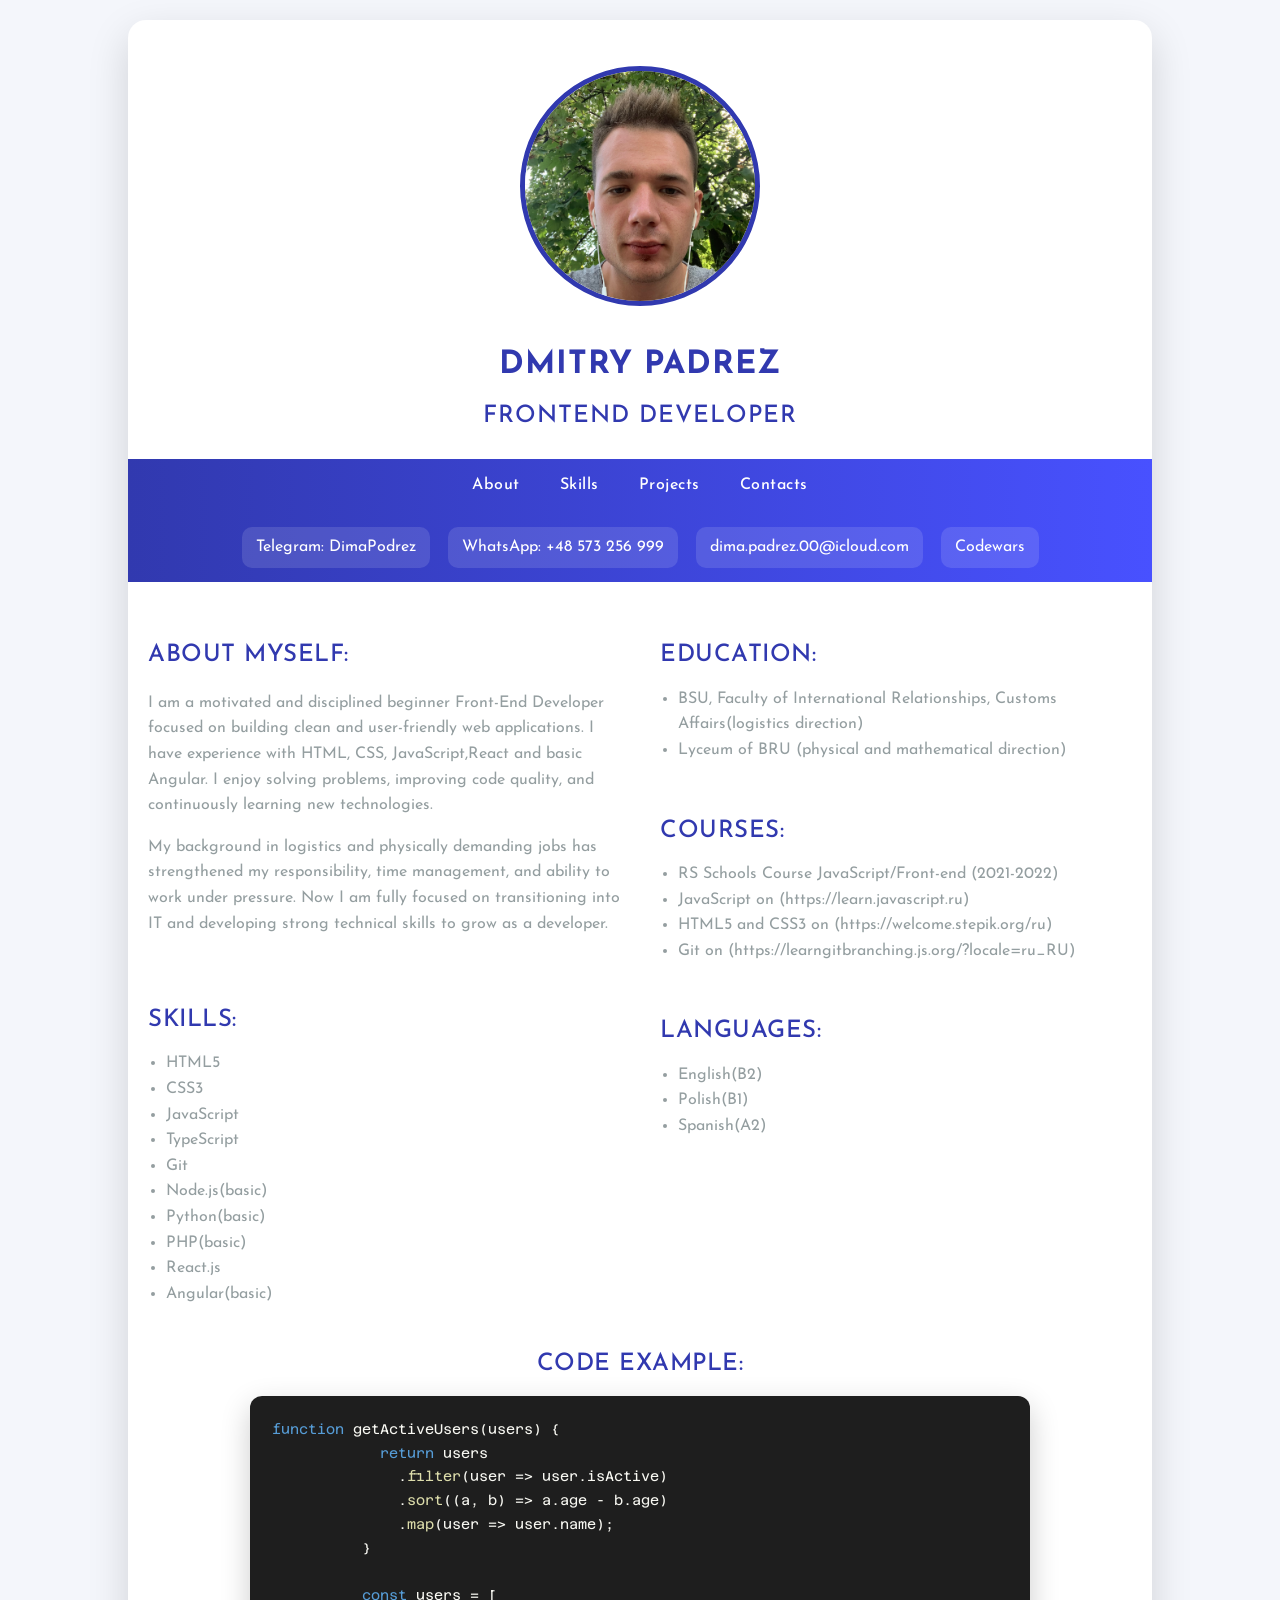
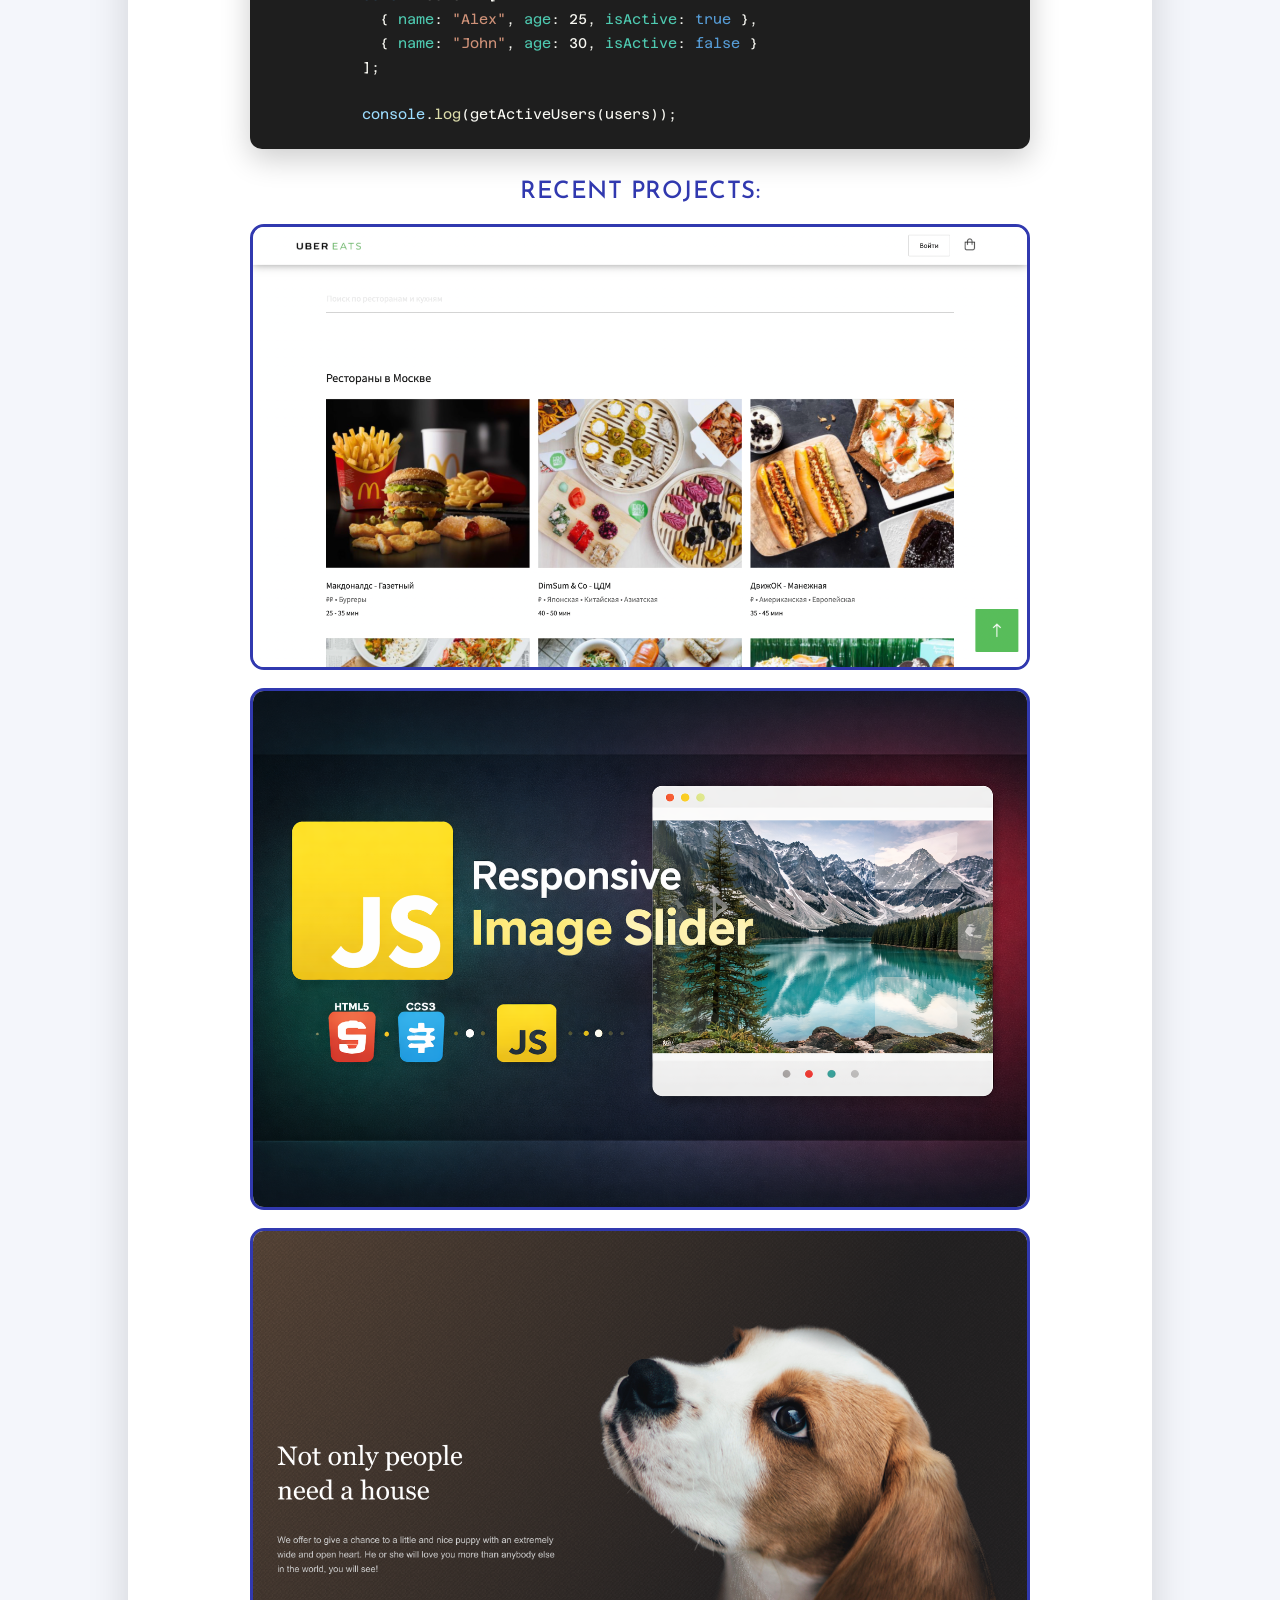
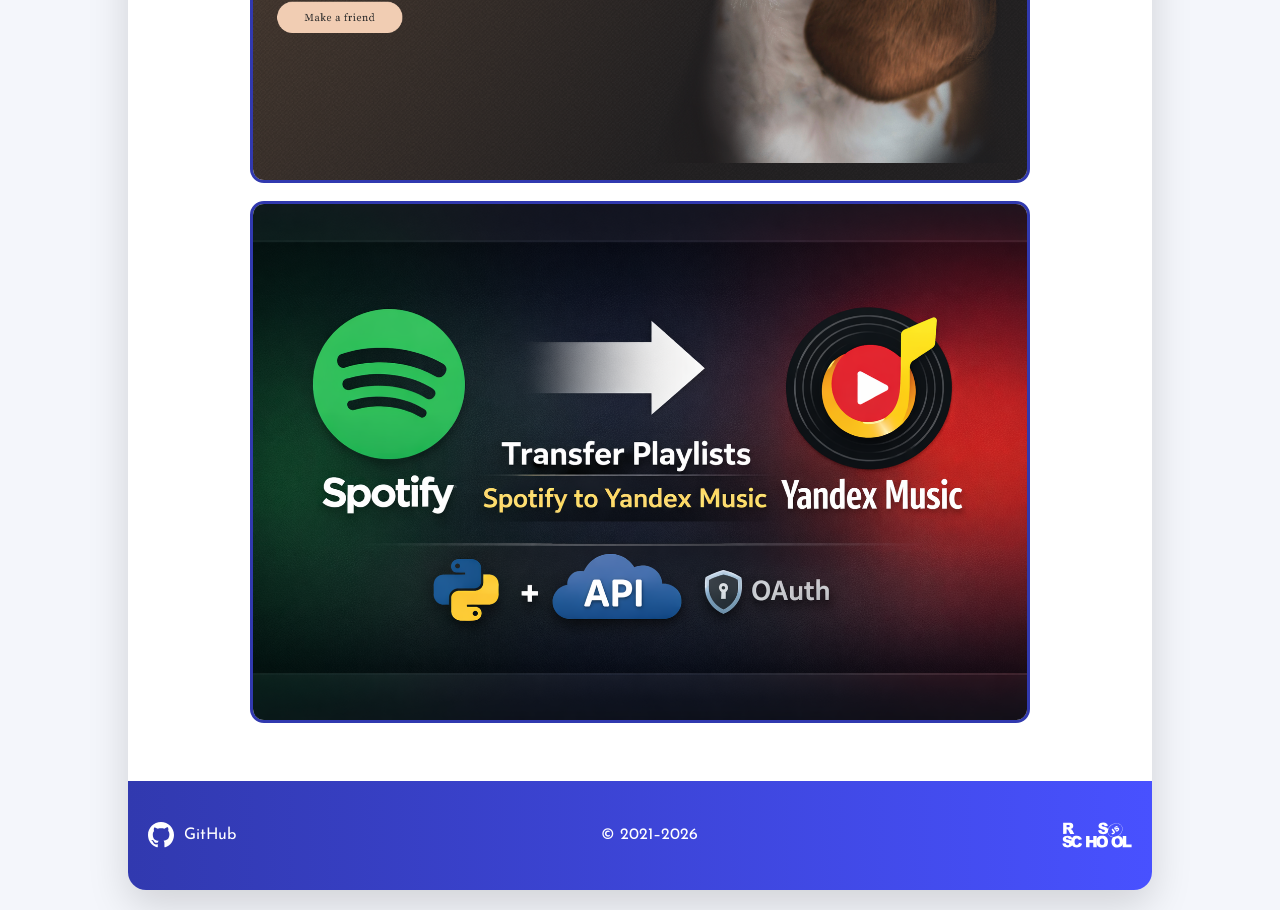
<file: index.html>
<!DOCTYPE html>
<html lang="en">
  <head>
    <meta charset="utf-8">
    <meta name="viewport" content="width=device-width, initial-scale=1.0">
    <title>Dmitry Padrez</title>
    <link rel="stylesheet" href="style.css">
    <link rel="preconnect" href="https://fonts.googleapis.com">
    <link rel="preconnect" href="https://fonts.gstatic.com" crossorigin>
    <link
      href="https://fonts.googleapis.com/css2?family=Azeret+Mono:wght@100;300;500&family=Josefin+Sans:wght@100;300;500&display=swap"
      rel="stylesheet"
    >
  </head>
  <body>
    <div class="center">
      <header>
        <img
          src="pictures/myphoto.jpeg"
          alt="My photo"
          width="240"
          height="240"
        >
        <h1>DMITRY PADREZ</h1>
        <h2>FRONTEND DEVELOPER</h2>
      </header>
      <nav class="main-nav">
        <ul>
          <li><a href="#about">About</a></li>
          <li><a href="#skills">Skills</a></li>
          <li><a href="#projects">Projects</a></li>
          <li><a href="#contacts">Contacts</a></li>
        </ul>
      </nav>

      <main>
        <div id="contacts" class="contacts">
          <ul>
            <li>
              <a href="https://t.me/DimaPodrez" target="_blank" rel="noopener"
                >Telegram: DimaPodrez</a
              >
            </li>
            <li>
              <a href="https://wa.me/48573256999" target="_blank" rel="noopener"
                >WhatsApp: +48 573 256 999</a
              >
            </li>

            <li>
              <a href="mailto:dima.padrez.00@icloud.com"
                >dima.padrez.00@icloud.com</a
              >
            </li>
            <li>
              <a href="https://www.codewars.com/users/dmpodrez">Codewars</a>
            </li>
          </ul>
        </div>
        <div class="columns">
          <div class="first">
            <section id="about" class="myself">
              <h2>ABOUT MYSELF:</h2>
              <p>
                I am a motivated and disciplined beginner Front-End Developer
                focused on building clean and user-friendly web applications. I
                have experience with HTML, CSS, JavaScript,React and basic Angular. I
                enjoy solving problems, improving code quality, and continuously
                learning new technologies.
              </p>
              <p>
                My background in logistics and physically demanding jobs has
                strengthened my responsibility, time management, and ability to
                work under pressure. Now I am fully focused on transitioning
                into IT and developing strong technical skills to grow as a
                developer.
              </p>
            </section>
            <section id="skills" class="skills">
              <h2>SKILLS:</h2>
              <ul>
                <li>HTML5</li>
                <li>CSS3</li>
                <li>JavaScript</li>
                <li>TypeScript</li>
                <li>Git</li>
                <li>Node.js(basic)</li>
                <li>Python(basic)</li>
                <li>PHP(basic)</li>
                <li>React.js</li>
                <li>Angular(basic)</li>
              </ul>
            </section>
          </div>
          <div class="second">
            <section class="education">
              <h2>EDUCATION:</h2>
              <ul>
                <li>
                  BSU, Faculty of International Relationships, Customs
                  Affairs(logistics direction)
                </li>
                <li>Lyceum of BRU (physical and mathematical direction)</li>
              </ul>
            </section>
            <section class="courses">
              <h2>COURSES:</h2>
              <ul>
                <li>RS Schools Course JavaScript/Front-end (2021-2022)</li>
                <li>JavaScript on (https://learn.javascript.ru)</li>
                <li>HTML5 and CSS3 on (https://welcome.stepik.org/ru)</li>
                <li>Git on (https://learngitbranching.js.org/?locale=ru_RU)</li>
              </ul>
            </section>
            <section class="lang">
              <h2>LANGUAGES:</h2>
              <ul>
                <li>English(B2)</li>
                <li>Polish(B1)</li>
                <li>Spanish(A2)</li>
              </ul>
            </section>
          </div>
        </div>
        <section class="code">
          <h2>CODE EXAMPLE:</h2>
          <pre><code><span class="keyword">function</span> getActiveUsers(users) {
            <span class="keyword">return</span> users
              .<span class="method">filter</span>(user =&gt; user.isActive)
              .<span class="method">sort</span>((a, b) =&gt; a.age - b.age)
              .<span class="method">map</span>(user =&gt; user.name);
          }
          
          <span class="keyword">const</span> users = [
            { <span class="property">name</span>: <span class="string">"Alex"</span>, <span class="property">age</span>: 25, <span class="property">isActive</span>: <span class="boolean">true</span> },
            { <span class="property">name</span>: <span class="string">"John"</span>, <span class="property">age</span>: 30, <span class="property">isActive</span>: <span class="boolean">false</span> }
          ];
          
          <span class="object">console</span>.<span class="method">log</span>(getActiveUsers(users));</code></pre>
        </section>
        <section id="projects" class="project">
          <h2>RECENT PROJECTS:</h2>
          <a
            class="project_link"
            href="https://eloquent-bohr-a9ec69.netlify.app"
          >
            <img
              class="project_img"
              src="pictures/pj.png"
              alt="project"
              width="700"
              height="400"
            >
          </a>
          <a
            class="project_link"
            href="https://dmpodrez.github.io/cssMemSlider/cssMemSlider/index.html"
          >
            <img
              class="project_img"
              src="pictures/MemSlider.png"
              alt="project"
              width="700"
              height="400"
            >
          </a>
          <a
            class="project_link"
            href="https://rolling-scopes-school.github.io/dmpodrez-JSFE2022Q1/shelter/"
          >
            <img
              class="project_img"
              src="pictures/Start-screen.png"
              alt="project"
              width="700"
              height="400"
            >
          </a>
          <a
            class="project_link"
            href="https://github.com/dmpodrez/musicrelocator"
          >
            <img
              class="project_img"
              src="pictures/Transfer-playlist-tool-Spotify-to-Yandex-Music.png"
              alt="project"
              width="700"
              height="400"
            >
          </a>
        </section>
      </main>
      <footer>
        <a class="github" href="https://github.com/dmpodrez">
          <img src="pictures/github.svg" alt="GitHub" width="26" height="26" >
          <p>GitHub</p>
        </a>
        <p>© 2021–2026</p>
        <a href="https://rs.school/js/">
          <img
            src="pictures/rsschool.svg"
            alt="RSSchool"
            width="70"
            height="26"
          >
        </a>
      </footer>
    </div>
     <script>
    const sections = document.querySelectorAll("section[id], div[id]");
    const navLinks = document.querySelectorAll(".main-nav a");

    window.addEventListener("scroll", () => {
      let current = "";

      sections.forEach((section) => {
        const sectionTop = section.offsetTop - 120;
        const sectionHeight = section.offsetHeight;

        if (
          window.scrollY >= sectionTop &&
          window.scrollY < sectionTop + sectionHeight
        ) {
          current = section.getAttribute("id");
        }
      });

      navLinks.forEach((link) => {
        link.classList.remove("active");
        if (link.getAttribute("href") === "#" + current) {
          link.classList.add("active");
        }
      });
    });
  </script>
  </body>
</html>
</file>
<file: style.css>
*,
*::before,
*::after {
  box-sizing: border-box;
}
html {
  scroll-behavior: smooth;
}
body {
  margin: 0;
  background: #f4f6fb;
  font-family: "Josefin Sans", system-ui, -apple-system, Segoe UI, Roboto, Arial,
    sans-serif;
  line-height: 1.6;
  color: rgb(148, 158, 160);
}

.center {
  max-width: 1024px;
  margin: 20px auto;
  background-color: #ffffff;
  border-radius: 18px;
  overflow: hidden;
  box-shadow: 0 15px 40px rgba(0, 0, 0, 0.15);
}

h1,
h2 {
  color: rgb(49, 57, 175);
  margin: 0;
}

header h1 {
  margin-top: 14px;
  letter-spacing: 1px;
}

header h2 {
  margin-top: 6px;
  font-weight: 500;
  letter-spacing: 1px;
}

main section {
  padding: 24px 0;
}

main section h2 {
  margin: 0 0 12px;
  font-weight: 500;
  letter-spacing: 0.5px;
  text-transform: none;
}

header {
  text-align: center;
  padding: 46px 20px 24px;
}

header img {
  margin-bottom: 10px;
  border: 5px solid rgb(49, 57, 175);
  border-radius: 50%;
  transition: transform 0.25s ease;
}

header img:hover {
  transform: scale(1.05);
}

.contacts {
  background: linear-gradient(90deg, rgb(49, 57, 175), rgb(72, 81, 255));
  color: white;
  padding: 14px 16px;
}

.contacts > ul {
  list-style: none;
  padding: 0;
  margin: 0;
  display: flex;
  flex-wrap: wrap;
  justify-content: center;
  gap: 12px 18px;
}

.contacts > ul > li {
  margin: 0;
}

.contacts > ul > li > a {
  display: inline-block;
  color: #fff;
  text-decoration: none;
  padding: 8px 14px;
  border-radius: 10px;
  background: rgba(255, 255, 255, 0.12);
  transition: background 0.2s ease, transform 0.2s ease;
}

.contacts > ul > li > a:hover {
  background: rgba(255, 255, 255, 0.2);
  transform: translateY(-1px);
}

.columns {
  display: grid;
  grid-template-columns: 1fr 1fr;
  gap: 40px;
  padding: 30px 20px 0;
}

.first,
.second {
  padding: 0;
  width: auto;
}

.skills ul,
.education ul,
.courses ul,
.lang ul {
  margin: 0;
  padding-left: 18px;
}

.code {
  padding: 14px 20px 0;
}

.code > h2 {
  text-align: center;
}

pre {
  background-color: #1e1e1e;
  padding: 22px;
  border-radius: 12px;
  overflow-x: auto;
  max-width: 780px;
  margin: 0 auto;
  box-shadow: 0 10px 30px rgba(0, 0, 0, 0.2);
}

code {
  color: #f8f8f2;
  font-family: "Azeret Mono", ui-monospace, SFMono-Regular, Menlo, Consolas,
    monospace;
  font-size: 14px;
  line-height: 1.7;
}

.keyword {
  color: #569cd6;
}
.string {
  color: #ce9178;
}
.boolean {
  color: #569cd6;
}
.method {
  color: #dcdcaa;
}
.object {
  color: #9cdcfe;
}
.property {
  color: #4ec9b0;
}

.project {
  padding: 24px 20px 40px;
  text-align: center;
}

.project > h2 {
  text-align: center;
}

.project_link {
  display: block;
  max-width: 780px;
  margin: 0 auto 18px;
  text-decoration: none;
}

.project_img {
  width: 100%;
  height: auto;
  display: block;
  border: 3px solid rgb(49, 57, 175);
  border-radius: 14px;
  transition: transform 0.25s ease, box-shadow 0.25s ease;
  opacity: 1;
}

.project_img:hover {
  transform: translateY(-4px);
  box-shadow: 0 15px 30px rgba(0, 0, 0, 0.2);
}

footer {
  background: linear-gradient(90deg, rgb(49, 57, 175), rgb(72, 81, 255));
  color: white;
  display: flex;
  justify-content: space-between;
  align-items: center;
  gap: 16px;
  padding: 26px 20px;
}

footer > a {
  display: flex;
  align-items: center;
  gap: 10px;
  color: white;
  text-decoration: none;
}
/* ===== Navigation ===== */
.main-nav {
  background: linear-gradient(90deg, rgb(49, 57, 175), rgb(72, 81, 255));
  padding: 14px 0;
  position: sticky;
  top: 0;
  z-index: 100;
}

.main-nav ul {
  list-style: none;
  margin: 0;
  padding: 0;
  display: flex;
  justify-content: center;
  gap: 40px;
}

.main-nav a {
  text-decoration: none;
  color: #ffffff;
  font-weight: 500;
  letter-spacing: 0.5px;
  transition: 0.2s ease;
  position: relative;
}

.main-nav a::after {
  content: "";
  position: absolute;
  left: 0;
  bottom: -4px;
  width: 0%;
  height: 2px;
  background: white;
  transition: 0.3s ease;
}

.main-nav a:hover::after {
  width: 100%;
}

.main-nav a:hover {
  opacity: 0.85;
}

.main-nav a.active::after {
  width: 100%;
}

.main-nav a.active {
  opacity: 1;
  font-weight: 600;
}

@media (max-width: 1024px) {
  .columns {
    grid-template-columns: 1fr;
    padding: 20px;
  }

  main section {
    padding: 18px 0;
  }
}

@media (max-width: 540px) {
  .center {
    margin: 0;
    border-radius: 0;
  }

  header {
    padding: 36px 16px 18px;
  }

  header img {
    width: 160px;
    height: 160px;
  }

  footer {
    flex-direction: column;
    text-align: center;
  }
}
@media (max-width: 540px) {
  .main-nav ul {
    flex-wrap: wrap;
    gap: 15px 20px;
  }
}
</file>
